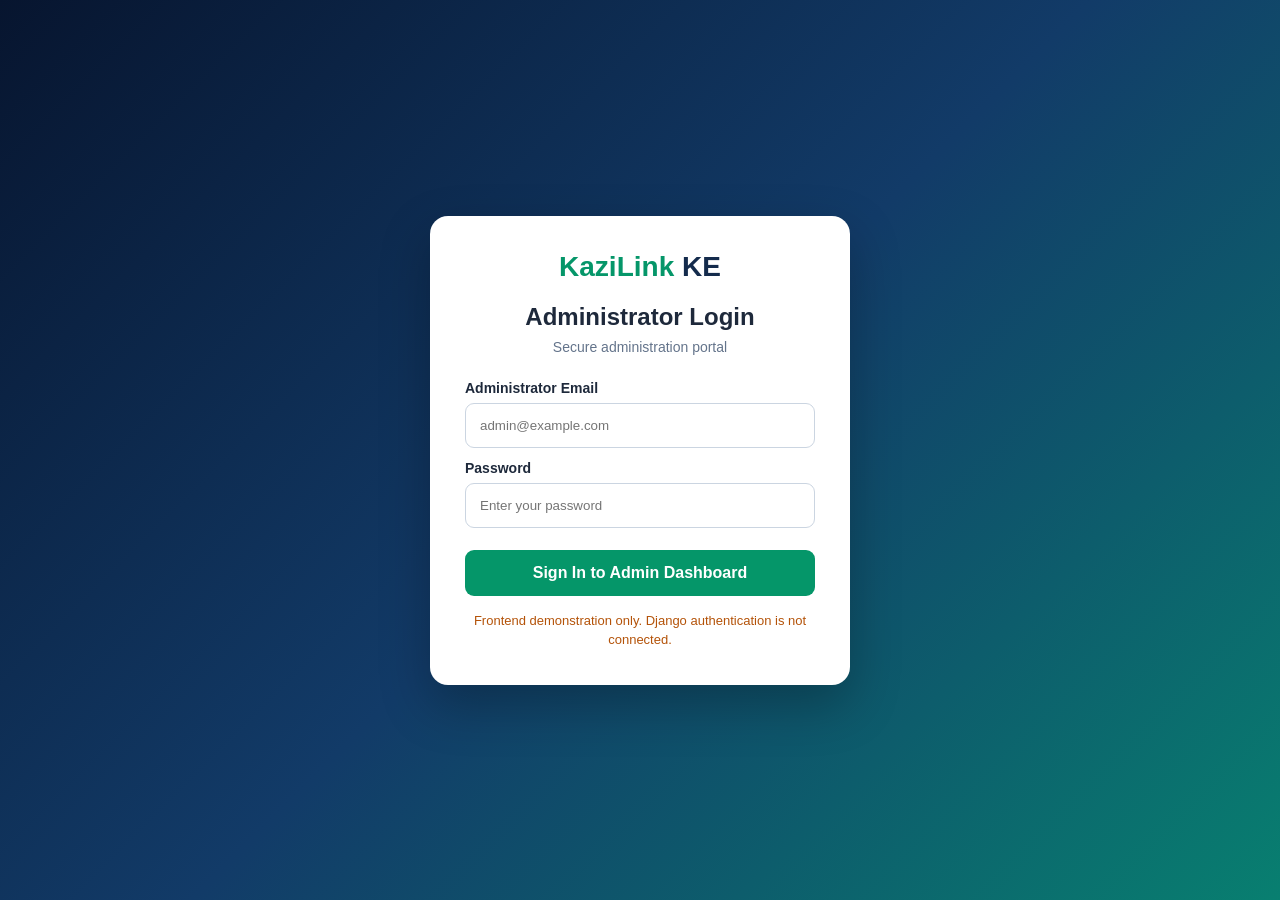
<file: admin.html>
<!DOCTYPE html>
<html lang="en">
<head>
<meta charset="UTF-8">
<meta name="viewport" content="width=device-width, initial-scale=1.0">
<title>KaziLink KE | Administration</title>

<style>
* {
    margin: 0;
    padding: 0;
    box-sizing: border-box;
    font-family: Arial, sans-serif;
}

body {
    background: #f1f5f9;
    color: #1e293b;
}

/* LOGIN PAGE */
.login-page {
    min-height: 100vh;
    display: flex;
    justify-content: center;
    align-items: center;
    padding: 20px;
    background: linear-gradient(135deg,#07152f,#123b68,#087f70);
}

.login-box {
    width: 100%;
    max-width: 420px;
    padding: 35px;
    background: white;
    border-radius: 18px;
    box-shadow: 0 20px 50px rgba(0,0,0,.25);
    animation: slide .5s ease;
}

@keyframes slide {
    from {opacity:0;transform:translateY(25px)}
    to {opacity:1;transform:translateY(0)}
}

.brand {
    text-align: center;
    font-size: 28px;
    font-weight: bold;
    color: #059669;
    margin-bottom: 10px;
}

.brand span {color:#142b4c}

.login-box h2 {
    text-align: center;
    margin: 20px 0 8px;
}

.login-box p {
    text-align: center;
    color: #64748b;
    font-size: 14px;
    margin-bottom: 25px;
}

.login-box label {
    display: block;
    margin: 12px 0 7px;
    font-size: 14px;
    font-weight: bold;
}

.login-box input {
    width: 100%;
    padding: 14px;
    border: 1px solid #cbd5e1;
    border-radius: 9px;
    outline: none;
}

.login-box input:focus {
    border-color: #059669;
    box-shadow: 0 0 0 3px #d1fae5;
}

.login-btn {
    width: 100%;
    padding: 14px;
    margin-top: 22px;
    background: #059669;
    color: white;
    border: none;
    border-radius: 9px;
    font-size: 16px;
    font-weight: bold;
    cursor: pointer;
}

.login-btn:hover {background:#047857}

.login-message {
    margin-top: 15px;
    color: #b45309;
    font-size: 13px;
    text-align: center;
    line-height: 1.5;
}

/* ADMIN LAYOUT */
.dashboard {display:none}

.sidebar {
    width: 255px;
    height: 100vh;
    position: fixed;
    top: 0;
    left: 0;
    background: #101c34;
    color: white;
    padding: 22px 14px;
    overflow-y: auto;
    z-index: 100;
    transition: .3s;
}

.sidebar-logo {
    font-size: 23px;
    font-weight: bold;
    color: #4ade80;
    margin: 5px 10px 30px;
}

.sidebar-logo span {color:white}

.admin-profile {
    text-align: center;
    margin-bottom: 25px;
}

.admin-avatar {
    width: 60px;
    height: 60px;
    display: grid;
    place-items: center;
    margin: auto auto 10px;
    border-radius: 50%;
    background: #047857;
    font-size: 25px;
}

.admin-profile small {color:#94a3b8}

.nav-title {
    color: #64748b;
    font-size: 11px;
    font-weight: bold;
    margin: 20px 12px 8px;
    text-transform: uppercase;
}

.nav-link {
    display: block;
    padding: 12px;
    margin: 4px 0;
    border-radius: 8px;
    text-decoration: none;
    color: #cbd5e1;
    cursor: pointer;
    font-size: 14px;
}

.nav-link:hover,.nav-link.active {
    background: #047857;
    color: white;
}

.main {
    margin-left: 255px;
    padding: 25px;
    min-height: 100vh;
}

.topbar {
    display: flex;
    align-items: center;
    justify-content: space-between;
    gap: 15px;
    margin-bottom: 30px;
    flex-wrap: wrap;
}

.topbar-right {
    display: flex;
    align-items: center;
    gap: 15px;
}

.menu-btn {
    display: none;
    background: #047857;
    color: white;
    border: none;
    padding: 10px;
    border-radius: 7px;
    cursor: pointer;
}

.page {display:none;animation:slide .3s ease}
.page.active {display:block}

.page-heading {margin-bottom:20px}
.page-heading p {color:#64748b;margin-top:7px}

.stats {
    display: grid;
    grid-template-columns: repeat(auto-fit,minmax(175px,1fr));
    gap: 17px;
    margin: 22px 0;
}

.stat-card {
    background: white;
    padding: 22px;
    border-radius: 13px;
    box-shadow: 0 3px 12px rgba(0,0,0,.04);
    border-left: 4px solid #059669;
}

.stat-card small {color:#64748b}
.stat-card h2 {font-size:28px;margin-top:12px;color:#0f2949}
.stat-card .symbol {font-size:23px}

.panel {
    background: white;
    border-radius: 13px;
    padding: 22px;
    margin-top: 20px;
    box-shadow: 0 3px 12px rgba(0,0,0,.04);
}

.panel h3 {margin-bottom:17px}

.table-wrap {overflow-x:auto}

table {
    width:100%;
    border-collapse:collapse;
    min-width:600px;
}

th,td {
    padding:13px;
    text-align:left;
    border-bottom:1px solid #e2e8f0;
    font-size:13px;
}

th {background:#f8fafc;color:#475569}

.badge {
    display:inline-block;
    padding:6px 10px;
    border-radius:20px;
    background:#dcfce7;
    color:#166534;
    font-size:11px;
}

.badge.pending {background:#fef3c7;color:#92400e}
.badge.rejected {background:#fee2e2;color:#991b1b}

.action-btn {
    padding:7px 10px;
    border:0;
    border-radius:6px;
    cursor:pointer;
    margin:2px;
    background:#d1fae5;
    color:#065f46;
}

.action-btn.danger {
    background:#fee2e2;
    color:#991b1b;
}

.action-btn.primary {
    background:#dbeafe;
    color:#1d4ed8;
}

.search-box {
    width:100%;
    max-width:350px;
    padding:12px;
    border:1px solid #cbd5e1;
    border-radius:8px;
    margin:10px 0 18px;
}

.form-grid {
    display:grid;
    grid-template-columns:repeat(auto-fit,minmax(220px,1fr));
    gap:15px;
}

.form-group label {
    display:block;
    font-size:13px;
    font-weight:bold;
    margin-bottom:7px;
}

.form-group input,
.form-group select,
.form-group textarea {
    width:100%;
    padding:12px;
    border:1px solid #cbd5e1;
    border-radius:8px;
    margin-bottom:15px;
}

.primary-btn {
    background:#059669;
    color:white;
    border:0;
    padding:12px 18px;
    border-radius:8px;
    cursor:pointer;
}

.secondary-btn {
    background:#e2e8f0;
    color:#334155;
    border:0;
    padding:12px 18px;
    border-radius:8px;
    cursor:pointer;
}

.notice {
    background:#ecfdf5;
    color:#065f46;
    padding:15px;
    border-radius:9px;
    margin:15px 0;
    font-size:13px;
    line-height:1.6;
}

footer {
    text-align:center;
    padding:25px;
    color:#94a3b8;
    font-size:12px;
}

@media(max-width:850px) {
    .sidebar {left:-265px}
    .sidebar.open {left:0}
    .main {margin-left:0;padding:17px}
    .menu-btn {display:block}
}
</style>
</head>

<body>

<!-- ADMIN LOGIN -->
<section class="login-page" id="loginPage">
    <div class="login-box">

        <div class="brand">KaziLink <span>KE</span></div>

        <h2>Administrator Login</h2>
        <p>Secure administration portal</p>

        <form id="loginForm">
            <label>Administrator Email</label>
            <input type="email" id="adminEmail"
                   placeholder="admin@example.com" required>

            <label>Password</label>
            <input type="password" id="adminPassword"
                   placeholder="Enter your password" required>

            <button type="submit" class="login-btn">
                Sign In to Admin Dashboard
            </button>
        </form>

        <div class="login-message" id="loginMessage">
            Frontend demonstration only. Django authentication is not connected.
        </div>

    </div>
</section>


<!-- ADMIN DASHBOARD -->
<div class="dashboard" id="dashboard">

<aside class="sidebar" id="sidebar">

    <div class="sidebar-logo">KaziLink <span>KE</span></div>

    <div class="admin-profile">
        <div class="admin-avatar">A</div>
        <h3>System Administrator</h3>
        <small>Administrator Panel</small>
    </div>

    <div class="nav-title">Main Menu</div>

    <a class="nav-link active" onclick="showPage('overview',this)">📊 Dashboard Overview</a>
    <a class="nav-link" onclick="showPage('students',this)">🎓 Students</a>
    <a class="nav-link" onclick="showPage('employers',this)">🏢 Employers</a>
    <a class="nav-link" onclick="showPage('schools',this)">🏫 Schools & Institutions</a>

    <div class="nav-title">Opportunity Management</div>

    <a class="nav-link" onclick="showPage('jobs',this)">💼 Jobs & Attachments</a>
    <a class="nav-link" onclick="showPage('applications',this)">📄 Applications</a>
    <a class="nav-link" onclick="showPage('placements',this)">📋 Placements</a>

    <div class="nav-title">Finance</div>

    <a class="nav-link" onclick="showPage('subscriptions',this)">💳 Subscriptions</a>
    <a class="nav-link" onclick="showPage('payments',this)">💰 Payments</a>

    <div class="nav-title">System Management</div>

    <a class="nav-link" onclick="showPage('documents',this)">📁 Documents</a>
    <a class="nav-link" onclick="showPage('notifications',this)">🔔 Notifications</a>
    <a class="nav-link" onclick="showPage('reports',this)">📈 Reports & Analytics</a>
    <a class="nav-link" onclick="showPage('settings',this)">⚙️ System Settings</a>

    <div class="nav-title">Account</div>
    <a class="nav-link" onclick="adminLogout()">🚪 Logout</a>

</aside>


<main class="main">

<header class="topbar">
    <div style="display:flex;align-items:center;gap:12px">
        <button class="menu-btn" onclick="toggleSidebar()">☰</button>
        <div>
            <h2>KaziLink KE Admin</h2>
            <small style="color:#64748b">System Control Centre</small>
        </div>
    </div>

    <div class="topbar-right">
        <span>🇰🇪 Kenya</span>
        <span>🔔 Admin</span>
    </div>
</header>


<!-- OVERVIEW -->
<section class="page active" id="overview">

    <div class="page-heading">
        <h2>Dashboard Overview</h2>
        <p>Monitor the complete KaziLink KE platform.</p>
    </div>

    <div class="stats">
        <div class="stat-card">
            <span class="symbol">🎓</span>
            <small>Total Students</small>
            <h2>1,250</h2>
        </div>

        <div class="stat-card">
            <span class="symbol">🏢</span>
            <small>Employers</small>
            <h2>86</h2>
        </div>

        <div class="stat-card">
            <span class="symbol">🏫</span>
            <small>Institutions</small>
            <h2>42</h2>
        </div>

        <div class="stat-card">
            <span class="symbol">💼</span>
            <small>Opportunities</small>
            <h2>156</h2>
        </div>

        <div class="stat-card">
            <span class="symbol">📄</span>
            <small>Applications</small>
            <h2>890</h2>
        </div>

        <div class="stat-card">
            <span class="symbol">💳</span>
            <small>Active Subscriptions</small>
            <h2>620</h2>
        </div>
    </div>

    <div class="panel">
        <h3>Recent Platform Activity</h3>
        <div class="table-wrap">
            <table>
                <tr>
                    <th>Activity</th>
                    <th>Account</th>
                    <th>Date</th>
                    <th>Status</th>
                </tr>
                <tr>
                    <td>Student registration</td>
                    <td>Student Demo</td>
                    <td>Today</td>
                    <td><span class="badge">Completed</span></td>
                </tr>
                <tr>
                    <td>Employer verification</td>
                    <td>Company Demo</td>
                    <td>Today</td>
                    <td><span class="badge pending">Pending</span></td>
                </tr>
                <tr>
                    <td>Attachment application</td>
                    <td>Student Demo</td>
                    <td>Today</td>
                    <td><span class="badge">Received</span></td>
                </tr>
            </table>
        </div>
    </div>

    <div class="notice">
        Dashboard statistics are sample figures. Connect the Django API to display real platform records.
    </div>

</section>


<!-- STUDENTS -->
<section class="page" id="students">
    <div class="page-heading">
        <h2>Student Management</h2>
        <p>Review student accounts and registration information.</p>
    </div>

    <input class="search-box" placeholder="Search students..." oninput="filterTable(this,'studentTable')">

    <div class="panel table-wrap">
        <table id="studentTable">
            <tr>
                <th>Student</th>
                <th>Email</th>
                <th>Course</th>
                <th>County</th>
                <th>Status</th>
                <th>Action</th>
            </tr>
            <tr>
                <td>Student Demo 1</td>
                <td>student1@example.com</td>
                <td>Information Technology</td>
                <td>Kakamega</td>
                <td><span class="badge">Active</span></td>
                <td><button class="action-btn primary" onclick="demoAction('View student')">View</button></td>
            </tr>
            <tr>
                <td>Student Demo 2</td>
                <td>student2@example.com</td>
                <td>Computer Science</td>
                <td>Nakuru</td>
                <td><span class="badge pending">Pending</span></td>
                <td><button class="action-btn primary" onclick="demoAction('View student')">View</button></td>
            </tr>
        </table>
    </div>
</section>


<!-- EMPLOYERS -->
<section class="page" id="employers">
    <div class="page-heading">
        <h2>Employer Management</h2>
        <p>Verify companies and manage employer accounts.</p>
    </div>

    <input class="search-box" placeholder="Search employers..." oninput="filterTable(this,'employerTable')">

    <div class="panel table-wrap">
        <table id="employerTable">
            <tr>
                <th>Company</th>
                <th>Email</th>
                <th>Location</th>
                <th>Verification</th>
                <th>Action</th>
            </tr>
            <tr>
                <td>Technology Solutions Ltd</td>
                <td>company@example.com</td>
                <td>Nairobi</td>
                <td><span class="badge pending">Pending</span></td>
                <td>
                    <button class="action-btn" onclick="demoAction('Employer approval')">Review</button>
                </td>
            </tr>
        </table>
    </div>
</section>


<!-- SCHOOLS -->
<section class="page" id="schools">
    <div class="page-heading">
        <h2>Schools & Institutions</h2>
        <p>Manage participating learning institutions.</p>
    </div>

    <div class="panel">
        <h3>Register Institution</h3>
        <form onsubmit="demoForm(event,'Institution registration')">
            <div class="form-grid">
                <div class="form-group">
                    <label>Institution Name</label>
                    <input required placeholder="Institution name">
                </div>
                <div class="form-group">
                    <label>Institution Email</label>
                    <input type="email" required placeholder="Email address">
                </div>
                <div class="form-group">
                    <label>County</label>
                    <input required placeholder="County">
                </div>
                <div class="form-group">
                    <label>Contact Person</label>
                    <input required placeholder="Contact name">
                </div>
            </div>
            <button class="primary-btn">Register Institution</button>
        </form>
    </div>
</section>


<!-- JOBS -->
<section class="page" id="jobs">
    <div class="page-heading">
        <h2>Jobs & Attachment Opportunities</h2>
        <p>Monitor and manage opportunities posted on the platform.</p>
    </div>

    <div class="panel">
        <h3>Create Opportunity</h3>
        <form onsubmit="demoForm(event,'Opportunity creation')">
            <div class="form-grid">
                <div class="form-group">
                    <label>Opportunity Title</label>
                    <input required placeholder="e.g. ICT Attachment">
                </div>
                <div class="form-group">
                    <label>Employer</label>
                    <input required placeholder="Company name">
                </div>
                <div class="form-group">
                    <label>Opportunity Type</label>
                    <select>
                        <option>Industrial Attachment</option>
                        <option>Internship</option>
                        <option>Employment</option>
                    </select>
                </div>
                <div class="form-group">
                    <label>County</label>
                    <input required placeholder="County">
                </div>
            </div>
            <button class="primary-btn">Create Opportunity</button>
        </form>
    </div>
</section>


<!-- APPLICATIONS -->
<section class="page" id="applications">
    <div class="page-heading">
        <h2>Application Management</h2>
        <p>Monitor student applications and application progress.</p>
    </div>

    <div class="panel table-wrap">
        <table>
            <tr>
                <th>Application ID</th>
                <th>Student</th>
                <th>Opportunity</th>
                <th>Date</th>
                <th>Status</th>
                <th>Action</th>
            </tr>
            <tr>
                <td>APP-001</td>
                <td>Student Demo</td>
                <td>ICT Attachment</td>
                <td>16 Nov 2026</td>
                <td><span class="badge pending">Under Review</span></td>
                <td><button class="action-btn primary" onclick="demoAction('Application review')">Review</button></td>
            </tr>
        </table>
    </div>
</section>


<!-- PLACEMENTS -->
<section class="page" id="placements">
    <div class="page-heading">
        <h2>Placement Management</h2>
        <p>Monitor confirmed student attachments and placements.</p>
    </div>

    <div class="panel">
        <h3>Placement Records</h3>
        <p>Manage placement confirmations, supervisors and student progress reports through the connected system.</p>
    </div>
</section>


<!-- SUBSCRIPTIONS -->
<section class="page" id="subscriptions">
    <div class="page-heading">
        <h2>Subscription Management</h2>
        <p>Monitor student annual subscriptions.</p>
    </div>

    <div class="stats">
        <div class="stat-card"><small>Subscription Fee</small><h2>KES 1,000</h2></div>
        <div class="stat-card"><small>Active Subscriptions</small><h2>620</h2></div>
        <div class="stat-card"><small>Expired Subscriptions</small><h2>35</h2></div>
    </div>

    <div class="panel table-wrap">
        <table>
            <tr>
                <th>Student</th>
                <th>Amount</th>
                <th>Subscription</th>
                <th>Expiry</th>
                <th>Status</th>
            </tr>
            <tr>
                <td>Student Demo</td>
                <td>KES 1,000</td>
                <td>Annual</td>
                <td>Demo date</td>
                <td><span class="badge">Active (sample)</span></td>
            </tr>
        </table>
    </div>
</section>


<!-- PAYMENTS -->
<section class="page" id="payments">
    <div class="page-heading">
        <h2>Payment Management</h2>
        <p>Review M-Pesa transactions and subscription payments.</p>
    </div>

    <div class="panel">
        <h3>Payment Records</h3>
        <div class="notice">
            M-Pesa transaction verification must come from the Django backend and verified Daraja callbacks. Administrators should not be able to mark unverified payments as successful.
        </div>
        <div class="table-wrap">
            <table>
                <tr>
                    <th>Reference</th>
                    <th>Student</th>
                    <th>Amount</th>
                    <th>Method</th>
                    <th>Status</th>
                </tr>
                <tr>
                    <td>DEMO-001</td>
                    <td>Student Demo</td>
                    <td>KES 1,000</td>
                    <td>M-Pesa</td>
                    <td><span class="badge pending">Sample record</span></td>
                </tr>
            </table>
        </div>
    </div>
</section>


<!-- DOCUMENTS -->
<section class="page" id="documents">
    <div class="page-heading">
        <h2>Document Management</h2>
        <p>Review student CVs, school letters and uploaded documents.</p>
    </div>

    <div class="panel">
        <h3>Document Review</h3>
        <p>Documents should be stored privately and accessed only by authorized users.</p>
        <div class="notice">
            Connect the Django document API to list and review uploaded files. Do not expose private document URLs publicly.
        </div>
    </div>
</section>


<!-- NOTIFICATIONS -->
<section class="page" id="notifications">
    <div class="page-heading">
        <h2>System Notifications</h2>
        <p>Prepare announcements for platform users.</p>
    </div>

    <div class="panel">
        <form onsubmit="demoForm(event,'Notification creation')">
            <div class="form-group">
                <label>Notification Title</label>
                <input required placeholder="Announcement title">
            </div>
            <div class="form-group">
                <label>Send To</label>
                <select>
                    <option>All Students</option>
                    <option>All Employers</option>
                    <option>All Schools</option>
                </select>
            </div>
            <div class="form-group">
                <label>Message</label>
                <textarea rows="5" required placeholder="Write your message"></textarea>
            </div>
            <button class="primary-btn">Prepare Notification</button>
        </form>
    </div>
</section>


<!-- REPORTS -->
<section class="page" id="reports">
    <div class="page-heading">
        <h2>Reports & Analytics</h2>
        <p>Monitor platform performance and activity.</p>
    </div>

    <div class="stats">
        <div class="stat-card"><small>Total Users</small><h2>1,378</h2></div>
        <div class="stat-card"><small>Applications</small><h2>890</h2></div>
        <div class="stat-card"><small>Employers</small><h2>86</h2></div>
        <div class="stat-card"><small>Institutions</small><h2>42</h2></div>
    </div>

    <div class="panel">
        <h3>Reporting Tools</h3>
        <p>Generate reports for registrations, applications, employer verification, placements and subscription payments.</p>
        <br>
        <button class="primary-btn" onclick="demoAction('Report generation')">Generate Demo Report</button>
    </div>
</section>


<!-- SETTINGS -->
<section class="page" id="settings">
    <div class="page-heading">
        <h2>System Settings</h2>
        <p>Configure KaziLink KE platform settings.</p>
    </div>

    <div class="panel">
        <h3>Platform Information</h3>
        <form onsubmit="demoForm(event,'Settings update')">
            <div class="form-group">
                <label>Platform Name</label>
                <input value="KaziLink KE">
            </div>
            <div class="form-group">
                <label>Support Email</label>
                <input type="email" placeholder="support@example.com">
            </div>
            <div class="form-group">
                <label>Annual Student Subscription (KES)</label>
                <input type="number" value="1000">
            </div>
            <button class="primary-btn">Save Demo Settings</button>
        </form>
    </div>
</section>

<footer>
    © 2026 KaziLink KE | Administration Control Centre
</footer>

</main>
</div>


<script>

// DEMONSTRATION LOGIN ONLY
// Replace with secure Django authentication before deployment.

document.getElementById("loginForm").addEventListener("submit", function(e) {
    e.preventDefault();

    const email = document.getElementById("adminEmail").value.trim();
    const password = document.getElementById("adminPassword").value;

    if (!email || !password) {
        document.getElementById("loginMessage").textContent =
            "Enter your email and password.";
        return;
    }

    document.getElementById("loginMessage").textContent =
        "Opening demonstration dashboard...";

    document.getElementById("loginPage").style.display = "none";
    document.getElementById("dashboard").style.display = "block";
});

function showPage(pageId, element) {
    document.querySelectorAll(".page").forEach(page => {
        page.classList.remove("active");
    });

    document.getElementById(pageId).classList.add("active");

    document.querySelectorAll(".nav-link").forEach(link => {
        link.classList.remove("active");
    });

    if (element) element.classList.add("active");

    document.getElementById("sidebar").classList.remove("open");
}

function toggleSidebar() {
    document.getElementById("sidebar").classList.toggle("open");
}

function adminLogout() {
    if (confirm("Are you sure you want to leave the admin dashboard?")) {
        document.getElementById("dashboard").style.display = "none";
        document.getElementById("loginPage").style.display = "flex";
        document.getElementById("loginForm").reset();
        document.getElementById("loginMessage").textContent =
            "Frontend demonstration only. Django authentication is not connected.";
    }
}

function filterTable(input, tableId) {
    const search = input.value.toLowerCase();
    const rows = document.querySelectorAll("#" + tableId + " tr");

    rows.forEach((row,index) => {
        if (index === 0) return;
        row.style.display = row.innerText.toLowerCase().includes(search)
            ? "" : "none";
    });
}

function demoAction(action) {
    alert(action + " is a demonstration action. Connect this feature to the Django backend before using it with real accounts.");
}

function demoForm(event, action) {
    event.preventDefault();
    alert(action + " is currently a frontend demonstration. No database changes have been made.");
    event.target.reset();
}

</script>

</body>
</html>
</file>
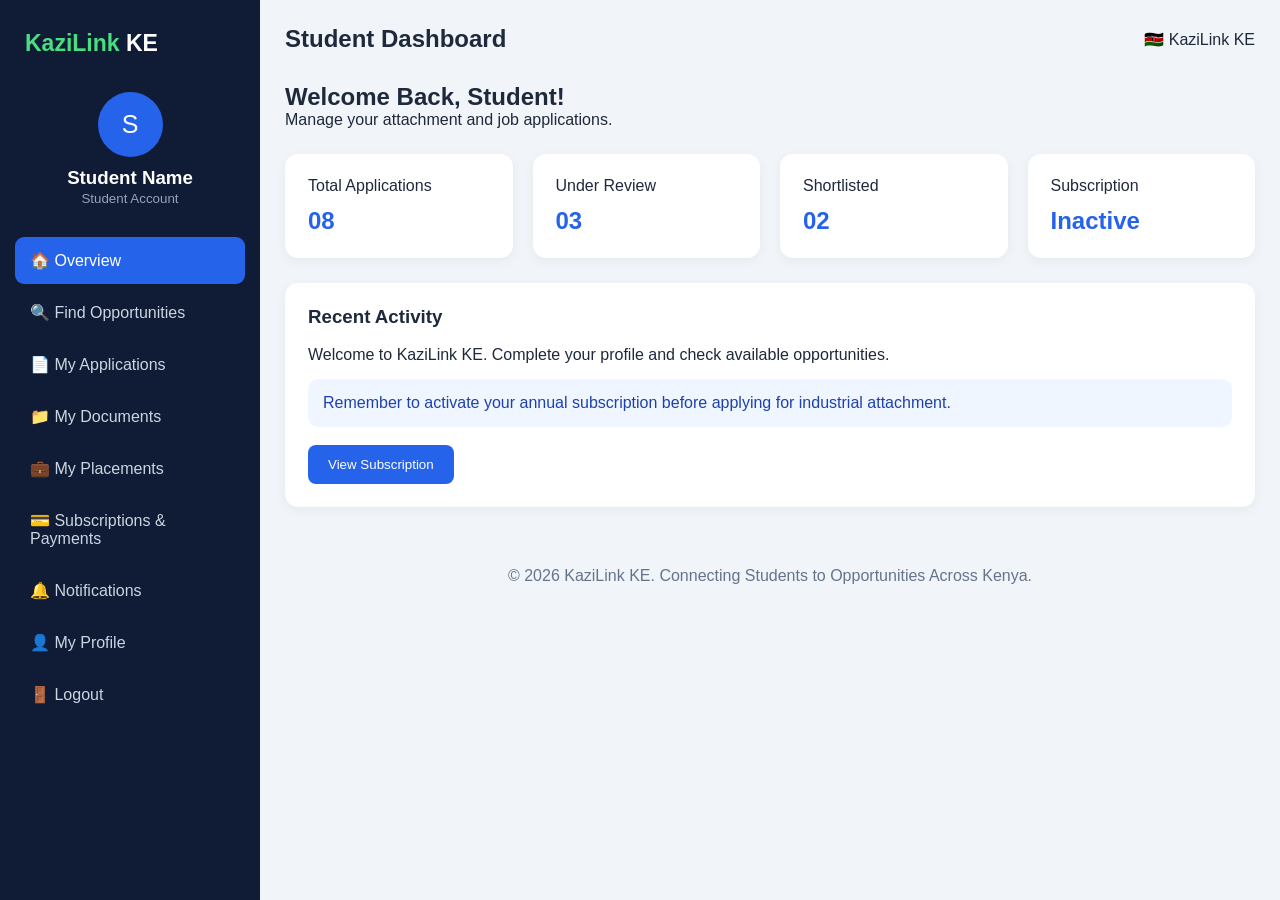
<file: dashboard.html>
<!DOCTYPE html>
<html lang="en">
<head>
<meta charset="UTF-8">
<meta name="viewport" content="width=device-width, initial-scale=1.0">
<title>KaziLink KE | Student Dashboard</title>

<style>
* {
    margin: 0;
    padding: 0;
    box-sizing: border-box;
    font-family: Arial, sans-serif;
}

body {
    background: #f1f5f9;
    color: #1e293b;
}

.sidebar {
    width: 260px;
    height: 100vh;
    background: #101b35;
    color: white;
    position: fixed;
    padding: 25px 15px;
    overflow-y: auto;
    transition: .3s;
    z-index: 100;
}

.logo {
    font-size: 23px;
    font-weight: bold;
    color: #4ade80;
    margin: 5px 10px 35px;
}

.logo span {
    color: white;
}

.profile {
    text-align: center;
    margin-bottom: 30px;
}

.avatar {
    width: 65px;
    height: 65px;
    background: #2563eb;
    border-radius: 50%;
    display: grid;
    place-items: center;
    font-size: 25px;
    margin: auto auto 10px;
}

.profile small {
    color: #94a3b8;
}

.nav-link {
    display: block;
    text-decoration: none;
    color: #cbd5e1;
    padding: 14px 15px;
    border-radius: 9px;
    margin: 5px 0;
    cursor: pointer;
    transition: .2s;
}

.nav-link:hover,
.nav-link.active {
    background: #2563eb;
    color: white;
}

.main {
    margin-left: 260px;
    padding: 25px;
}

.topbar {
    display: flex;
    justify-content: space-between;
    align-items: center;
    margin-bottom: 30px;
    gap: 15px;
}

.menu-btn {
    display: none;
    border: none;
    background: #2563eb;
    color: white;
    padding: 10px;
    border-radius: 7px;
    font-size: 18px;
}

.page {
    display: none;
    animation: appear .4s ease;
}

.page.active {
    display: block;
}

@keyframes appear {
    from { opacity: 0; transform: translateY(10px); }
    to { opacity: 1; transform: translateY(0); }
}

.stats {
    display: grid;
    grid-template-columns: repeat(auto-fit, minmax(180px, 1fr));
    gap: 20px;
    margin: 25px 0;
}

.stat-card, .content-card {
    background: white;
    padding: 23px;
    border-radius: 13px;
    box-shadow: 0 3px 12px rgba(0,0,0,.05);
}

.stat-card h2 {
    color: #2563eb;
    margin-top: 12px;
}

.content-card {
    margin-top: 20px;
}

.content-card h3 {
    margin-bottom: 18px;
}

table {
    width: 100%;
    border-collapse: collapse;
}

th, td {
    padding: 13px;
    text-align: left;
    border-bottom: 1px solid #e2e8f0;
}

th {
    background: #f8fafc;
}

.status {
    background: #dcfce7;
    color: #166534;
    padding: 6px 10px;
    border-radius: 20px;
    font-size: 12px;
}

.subscription-card {
    background: linear-gradient(135deg, #172554, #1e293b);
    color: white;
    padding: 30px;
    border-radius: 18px;
    max-width: 750px;
    margin-top: 20px;
    box-shadow: 0 10px 30px rgba(0,0,0,.15);
}

.subscription-heading {
    display: flex;
    justify-content: space-between;
    align-items: center;
    flex-wrap: wrap;
    gap: 15px;
}

.subscription-heading p {
    color: #cbd5e1;
    margin-top: 8px;
}

.subscription-price {
    margin: 30px 0;
}

.subscription-price h1 {
    color: #4ade80;
    font-size: 42px;
}

.subscription-price p {
    color: #cbd5e1;
    margin-top: 8px;
}

.subscription-status {
    padding: 8px 13px;
    border-radius: 20px;
    background: #7f1d1d;
    color: #fecaca;
    font-size: 13px;
}

.subscription-status.active {
    background: #14532d;
    color: #bbf7d0;
}

.subscription-benefits {
    line-height: 2.3;
    padding-left: 20px;
    margin: 15px 0;
}

.subscription-details {
    background: rgba(255,255,255,.08);
    padding: 17px;
    border-radius: 10px;
    margin: 20px 0;
    line-height: 2;
}

.mpesa-button {
    width: 100%;
    padding: 15px;
    background: #16a34a;
    color: white;
    border: none;
    border-radius: 10px;
    font-size: 16px;
    font-weight: bold;
    cursor: pointer;
}

.mpesa-button:hover {
    background: #15803d;
}

.payment-note {
    color: #cbd5e1;
    font-size: 12px;
    margin-top: 15px;
    text-align: center;
}

input, select {
    width: 100%;
    padding: 12px;
    margin: 8px 0 15px;
    border: 1px solid #cbd5e1;
    border-radius: 8px;
}

.primary-btn {
    background: #2563eb;
    color: white;
    padding: 12px 20px;
    border: none;
    border-radius: 8px;
    cursor: pointer;
}

.notice {
    background: #eff6ff;
    padding: 15px;
    border-radius: 10px;
    margin-top: 15px;
    color: #1e40af;
}

footer {
    text-align: center;
    color: #64748b;
    margin-top: 40px;
    padding: 20px;
}

@media(max-width: 800px) {
    .sidebar {
        left: -270px;
    }

    .sidebar.open {
        left: 0;
    }

    .main {
        margin-left: 0;
        padding: 17px;
    }

    .menu-btn {
        display: block;
    }

    .topbar h2 {
        font-size: 18px;
    }

    table {
        min-width: 550px;
    }

    .table-wrapper {
        overflow-x: auto;
    }
}
</style>
</head>

<body>

<aside class="sidebar" id="sidebar">
    <div class="logo">KaziLink <span>KE</span></div>

    <div class="profile">
        <div class="avatar">S</div>
        <h3 id="studentName">Student Name</h3>
        <small>Student Account</small>
    </div>

    <nav>
        <a class="nav-link active" onclick="showPage('overview',this)">🏠 Overview</a>
        <a class="nav-link" onclick="showPage('opportunities',this)">🔍 Find Opportunities</a>
        <a class="nav-link" onclick="showPage('applications',this)">📄 My Applications</a>
        <a class="nav-link" onclick="showPage('documents',this)">📁 My Documents</a>
        <a class="nav-link" onclick="showPage('placements',this)">💼 My Placements</a>
        <a class="nav-link" onclick="showPage('subscriptions',this)">💳 Subscriptions & Payments</a>
        <a class="nav-link" onclick="showPage('notifications',this)">🔔 Notifications</a>
        <a class="nav-link" onclick="showPage('profile',this)">👤 My Profile</a>
        <a class="nav-link" onclick="logout()">🚪 Logout</a>
    </nav>
</aside>

<main class="main">

<header class="topbar">
    <button class="menu-btn" onclick="toggleSidebar()">☰</button>
    <h2>Student Dashboard</h2>
    <div>🇰🇪 KaziLink KE</div>
</header>

<!-- OVERVIEW -->
<section id="overview" class="page active">
    <h2>Welcome Back, Student!</h2>
    <p>Manage your attachment and job applications.</p>

    <div class="stats">
        <div class="stat-card">
            <p>Total Applications</p>
            <h2>08</h2>
        </div>
        <div class="stat-card">
            <p>Under Review</p>
            <h2>03</h2>
        </div>
        <div class="stat-card">
            <p>Shortlisted</p>
            <h2>02</h2>
        </div>
        <div class="stat-card">
            <p>Subscription</p>
            <h2 id="overviewSubscription">Inactive</h2>
        </div>
    </div>

    <div class="content-card">
        <h3>Recent Activity</h3>
        <p>Welcome to KaziLink KE. Complete your profile and check available opportunities.</p>
        <div class="notice">
            Remember to activate your annual subscription before applying for industrial attachment.
        </div>
        <br>
        <button class="primary-btn" onclick="showPage('subscriptions',document.querySelectorAll('.nav-link')[5])">
            View Subscription
        </button>
    </div>
</section>

<!-- OPPORTUNITIES -->
<section id="opportunities" class="page">
    <h2>Find Opportunities</h2>
    <div class="content-card">
        <input type="search" id="jobSearch" placeholder="Search opportunities..." oninput="searchJobs()">

        <div id="jobList">
            <div class="content-card">
                <h3>ICT Industrial Attachment</h3>
                <p>Company: Technology Solutions Ltd</p>
                <p>Location: Nairobi</p>
                <br>
                <button class="primary-btn" onclick="applyForJob()">Apply Now</button>
            </div>

            <div class="content-card">
                <h3>Software Development Internship</h3>
                <p>Company: Digital Kenya</p>
                <p>Location: Kakamega</p>
                <br>
                <button class="primary-btn" onclick="applyForJob()">Apply Now</button>
            </div>
        </div>
    </div>
</section>

<!-- APPLICATIONS -->
<section id="applications" class="page">
    <h2>My Applications</h2>
    <div class="content-card table-wrapper">
        <table>
            <tr>
                <th>Opportunity</th>
                <th>Company</th>
                <th>Status</th>
            </tr>
            <tr>
                <td>ICT Attachment</td>
                <td>Tech Solutions</td>
                <td><span class="status">Under Review</span></td>
            </tr>
            <tr>
                <td>IT Internship</td>
                <td>Digital Kenya</td>
                <td><span class="status">Shortlisted</span></td>
            </tr>
        </table>
    </div>
</section>

<!-- DOCUMENTS -->
<section id="documents" class="page">
    <h2>My Documents</h2>
    <div class="content-card">
        <h3>Upload Documents</h3>
        <form onsubmit="uploadDocument(event)">
            <label>Document Type</label>
            <select id="documentType">
                <option>CV / Resume</option>
                <option>School Attachment Letter</option>
                <option>National ID Copy</option>
                <option>Academic Transcript</option>
                <option>Certificate</option>
                <option>Other</option>
            </select>
            <label>Select File</label>
            <input type="file" id="documentFile" required>
            <button class="primary-btn">Upload Document</button>
        </form>
        <div id="documentMessage"></div>
    </div>
</section>

<!-- PLACEMENTS -->
<section id="placements" class="page">
    <h2>My Placements</h2>
    <div class="content-card">
        <p>No active placement records available in this demo.</p>
    </div>
</section>

<!-- SUBSCRIPTIONS -->
<section id="subscriptions" class="page">
    <h2>Subscriptions & Payments</h2>
    <p>Manage your annual KaziLink KE subscription.</p>

    <div class="subscription-card">

        <div class="subscription-heading">
            <div>
                <h2>Student Annual Subscription</h2>
                <p>Industrial attachment application access</p>
            </div>

            <span class="subscription-status" id="subscriptionStatus">
                Not Active
            </span>
        </div>

        <div class="subscription-price">
            <h1>KES 1,000</h1>
            <p>Per year · 12 months</p>
        </div>

        <hr>

        <h3>Subscription Benefits</h3>
        <ul class="subscription-benefits">
            <li>Apply for industrial attachment opportunities</li>
            <li>Track attachment applications</li>
            <li>Manage application documents</li>
            <li>Access application history</li>
            <li>Receive application notifications</li>
        </ul>

        <div class="subscription-details">
            <p><strong>Amount:</strong> KES 1,000</p>
            <p><strong>Payment Method:</strong> M-Pesa</p>
            <p><strong>Duration:</strong> 12 Months</p>
            <p><strong>Status:</strong> <span id="detailStatus">Not Active</span></p>
            <p><strong>Expiry Date:</strong> <span id="expiryDate">Not Available</span></p>
        </div>

        <button class="mpesa-button" id="paymentButton" onclick="startSubscriptionPayment()">
            📱 Continue to M-Pesa
        </button>

        <p class="payment-note">
            Demo only: no actual payment will be requested or processed.
            Real activation requires verified M-Pesa payment through the backend.
        </p>
    </div>
</section>

<!-- NOTIFICATIONS -->
<section id="notifications" class="page">
    <h2>Notifications</h2>
    <div class="content-card">
        <p>Welcome to KaziLink KE!</p>
        <p>Complete your student profile to improve your opportunities.</p>
    </div>
</section>

<!-- PROFILE -->
<section id="profile" class="page">
    <h2>My Profile</h2>
    <div class="content-card">
        <form onsubmit="saveProfile(event)">
            <label>Full Name</label>
            <input type="text" id="fullName" placeholder="Enter your name">

            <label>Email</label>
            <input type="email" placeholder="student@example.com">

            <label>Phone Number</label>
            <input type="tel" placeholder="+2547XXXXXXXX">

            <label>College / University</label>
            <input type="text" placeholder="Institution name">

            <label>Course</label>
            <input type="text" placeholder="Your course">

            <button class="primary-btn">Save Profile</button>
        </form>
    </div>
</section>

<footer>
    © 2026 KaziLink KE. Connecting Students to Opportunities Across Kenya.
</footer>

</main>

<script>
function showPage(pageId, element) {
    document.querySelectorAll('.page').forEach(page => {
        page.classList.remove('active');
    });

    document.getElementById(pageId).classList.add('active');

    document.querySelectorAll('.nav-link').forEach(link => {
        link.classList.remove('active');
    });

    if (element) element.classList.add('active');

    document.getElementById('sidebar').classList.remove('open');
}

function toggleSidebar() {
    document.getElementById('sidebar').classList.toggle('open');
}

function applyForJob() {
    const active = localStorage.getItem('kazilinkSubscriptionActive') === 'true';

    if (!active) {
        alert("Your annual subscription is not active. Please visit Subscriptions & Payments.");
        showPage('subscriptions', document.querySelectorAll('.nav-link')[5]);
        return;
    }

    alert("Demo: Your application can now proceed. Backend submission is not connected.");
}

function startSubscriptionPayment() {
    alert(
        "KaziLink KE Subscription\n\n" +
        "Annual Fee: KES 1,000\n\n" +
        "This is a frontend demonstration. M-Pesa Daraja is not connected.\n\n" +
        "No payment has been made and your subscription will not be activated."
    );
}

function uploadDocument(event) {
    event.preventDefault();

    const file = document.getElementById('documentFile').files[0];

    if (!file) return;

    document.getElementById('documentMessage').innerHTML =
        "<div class='notice'>Selected: " + escapeHTML(file.name) +
        ". Backend upload is not connected.</div>";

    event.target.reset();
}

function escapeHTML(value) {
    return value.replace(/[&<>"']/g, char => ({
        '&': '&amp;',
        '<': '&lt;',
        '>': '&gt;',
        '"': '&quot;',
        "'": '&#39;'
    })[char]);
}

function searchJobs() {
    const search = document.getElementById('jobSearch').value.toLowerCase();

    document.querySelectorAll('#jobList > .content-card').forEach(job => {
        job.style.display = job.innerText.toLowerCase().includes(search) ? 'block' : 'none';
    });
}

function saveProfile(event) {
    event.preventDefault();
    const name = document.getElementById('fullName').value.trim();

    if (name) {
        document.getElementById('studentName').textContent = name;
        alert("Demo: Profile updated on this page.");
    }
}

function logout() {
    if (confirm("Are you sure you want to log out?")) {
        alert("Connect this action to your Django logout endpoint before deployment.");
    }
}

function updateSubscriptionDisplay() {
    const active = localStorage.getItem('kazilinkSubscriptionActive') === 'true';

    const status = document.getElementById('subscriptionStatus');
    const detail = document.getElementById('detailStatus');
    const overview = document.getElementById('overviewSubscription');
    const expiry = document.getElementById('expiryDate');
    const button = document.getElementById('paymentButton');

    if (active) {
        status.textContent = 'Active';
        status.classList.add('active');
        detail.textContent = 'Active';
        overview.textContent = 'Active';
        expiry.textContent = localStorage.getItem('kazilinkExpiry') || 'Pending verification';
        button.textContent = 'Subscription Active';
        button.disabled = true;
    } else {
        status.textContent = 'Not Active';
        status.classList.remove('active');
        detail.textContent = 'Not Active';
        overview.textContent = 'Inactive';
        expiry.textContent = 'Not Available';
        button.textContent = '📱 Continue to M-Pesa';
        button.disabled = false;
    }
}

updateSubscriptionDisplay();
</script>

</body>
</html>
</file>
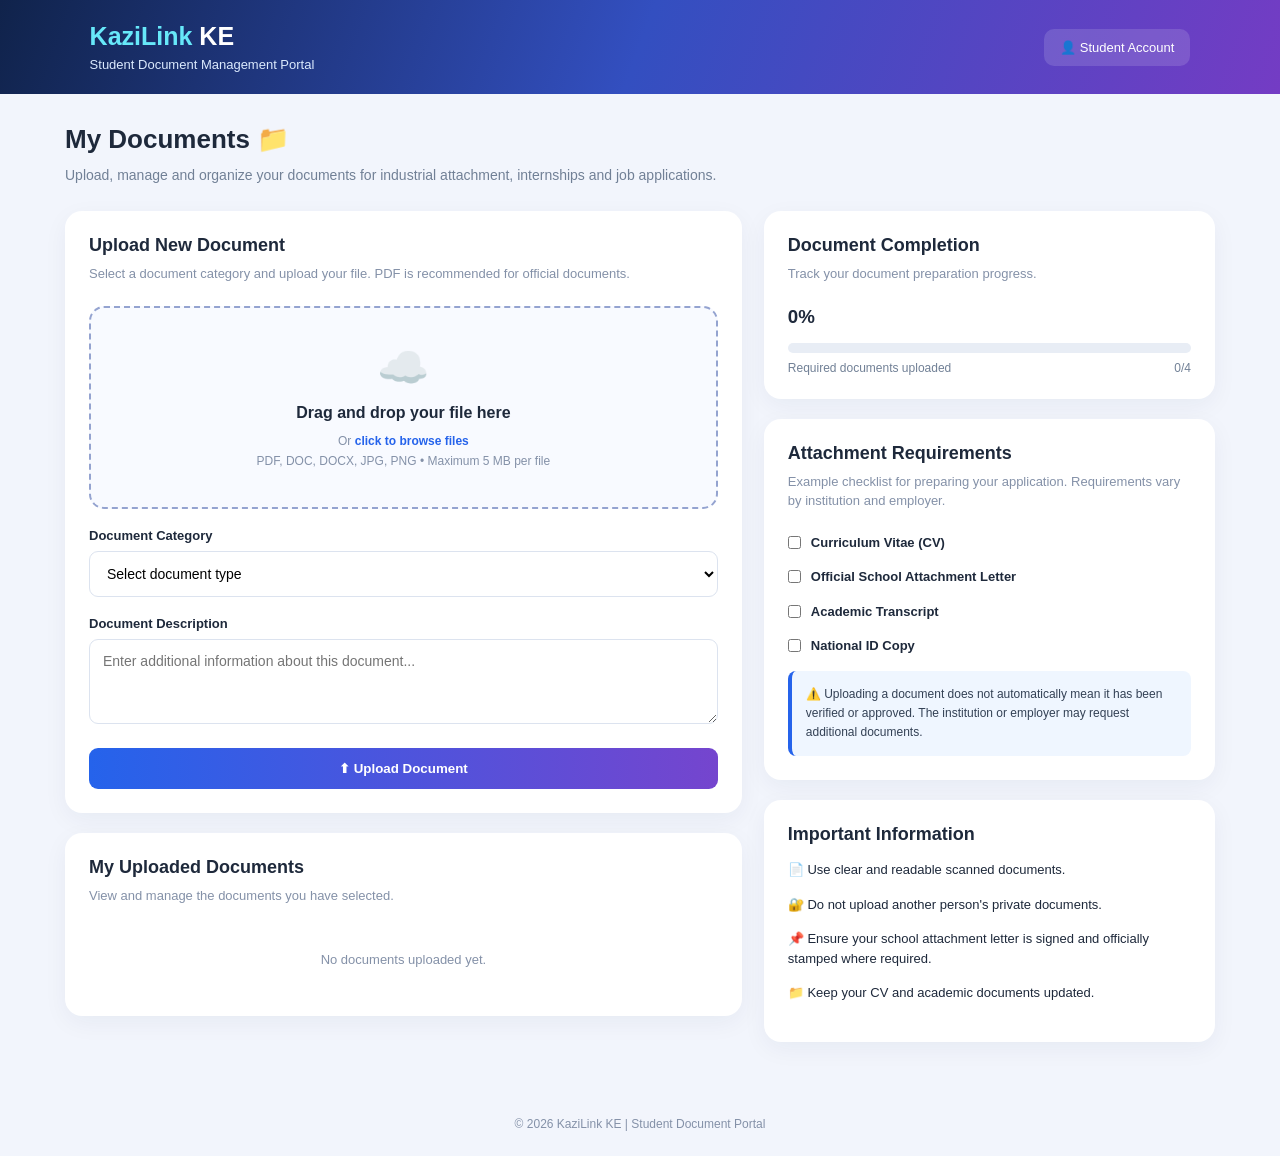
<file: document.html>
<!DOCTYPE html>
<html lang="en">
<head>
<meta charset="UTF-8">
<meta name="viewport" content="width=device-width, initial-scale=1.0">
<title>KaziLink KE | Document Portal</title>

<style>
* {
    margin:0;
    padding:0;
    box-sizing:border-box;
    font-family:Arial,sans-serif;
}

body {
    background:#f2f5fc;
    color:#1e293b;
}

header {
    background:linear-gradient(110deg,#10234b,#334fc0,#743cc4);
    padding:22px 7%;
    color:white;
}

.header-content {
    display:flex;
    justify-content:space-between;
    align-items:center;
    gap:15px;
}

.logo {
    font-size:25px;
    font-weight:bold;
    color:#67e8f9;
}

.logo span {
    color:white;
}

header p {
    font-size:13px;
    color:#dbeafe;
    margin-top:6px;
}

.profile {
    background:#ffffff22;
    padding:11px 16px;
    border-radius:10px;
    font-size:13px;
}

.container {
    width:92%;
    max-width:1150px;
    margin:30px auto;
}

.heading {
    margin-bottom:25px;
}

.heading h1 {
    font-size:26px;
    margin-bottom:9px;
}

.heading p {
    color:#718096;
    font-size:14px;
    line-height:1.6;
}

.grid {
    display:grid;
    grid-template-columns:1.5fr 1fr;
    gap:22px;
    align-items:start;
}

.card {
    background:white;
    padding:24px;
    border-radius:17px;
    box-shadow:0 7px 25px #1725540d;
    margin-bottom:20px;
}

.card h2 {
    font-size:18px;
    margin-bottom:8px;
}

.subtitle {
    color:#8491a8;
    font-size:13px;
    margin-bottom:22px;
    line-height:1.5;
}

/* UPLOAD BOX */

.upload-area {
    border:2px dashed #94a3d0;
    border-radius:15px;
    padding:35px 15px;
    text-align:center;
    background:#f8faff;
    cursor:pointer;
    transition:.3s;
}

.upload-area:hover,
.upload-area.dragover {
    border-color:#2563eb;
    background:#eff6ff;
    transform:translateY(-2px);
}

.upload-icon {
    font-size:42px;
    margin-bottom:12px;
}

.upload-area h3 {
    font-size:16px;
    margin-bottom:9px;
}

.upload-area p {
    color:#8491a8;
    font-size:12px;
    line-height:1.7;
}

.upload-area strong {
    color:#2563eb;
}

input[type=file] {
    display:none;
}

/* FORM */

.form-group {
    margin-top:19px;
}

label {
    display:block;
    font-size:13px;
    font-weight:bold;
    margin-bottom:8px;
}

select,input[type=text],textarea {
    width:100%;
    padding:13px;
    border:1px solid #dce3ef;
    border-radius:9px;
    outline:none;
    background:#fff;
    font-size:14px;
}

select:focus,input:focus,textarea:focus {
    border-color:#2563eb;
    box-shadow:0 0 0 3px #2563eb15;
}

textarea {
    min-height:85px;
    resize:vertical;
}

.btn {
    border:none;
    padding:13px 18px;
    border-radius:9px;
    cursor:pointer;
    font-weight:bold;
    transition:.3s;
}

.primary {
    background:linear-gradient(90deg,#2563eb,#7545ce);
    color:white;
    width:100%;
    margin-top:20px;
}

.primary:hover {
    transform:translateY(-3px);
    box-shadow:0 8px 20px #2563eb30;
}

.secondary {
    background:#e8efff;
    color:#2850aa;
}

/* DOCUMENT LIST */

.document {
    display:flex;
    align-items:center;
    gap:12px;
    padding:14px 0;
    border-bottom:1px solid #edf0f5;
}

.file-icon {
    width:43px;
    height:43px;
    display:grid;
    place-items:center;
    border-radius:10px;
    background:#e9efff;
    font-size:21px;
    flex-shrink:0;
}

.file-info {
    flex:1;
    min-width:0;
}

.file-info h4 {
    font-size:13px;
    margin-bottom:6px;
    overflow-wrap:anywhere;
}

.file-info p {
    color:#8491a8;
    font-size:11px;
}

.file-actions {
    display:flex;
    align-items:center;
    gap:7px;
}

.file-actions button {
    border:none;
    background:#edf2ff;
    color:#2850aa;
    padding:8px;
    border-radius:7px;
    cursor:pointer;
}

.file-actions .delete {
    color:#dc2626;
    background:#fee2e2;
}

.badge {
    display:inline-block;
    padding:5px 8px;
    border-radius:20px;
    font-size:10px;
    font-weight:bold;
}

.uploaded {
    color:#15803d;
    background:#dcfce7;
}

.pending {
    color:#b45309;
    background:#fef3c7;
}

/* PROGRESS */

.progress-bg {
    height:10px;
    background:#e8edf5;
    border-radius:20px;
    overflow:hidden;
    margin:15px 0 8px;
}

.progress-fill {
    height:100%;
    width:0;
    background:linear-gradient(90deg,#2563eb,#7c3aed);
    transition:width .5s;
}

.progress-text {
    font-size:12px;
    color:#718096;
    display:flex;
    justify-content:space-between;
}

/* REQUIREMENTS */

.requirement {
    display:flex;
    align-items:flex-start;
    gap:10px;
    margin:15px 0;
    font-size:13px;
    line-height:1.5;
}

.requirement input {
    accent-color:#2563eb;
    margin-top:3px;
}

.notice {
    padding:14px;
    background:#eff6ff;
    border-left:4px solid #2563eb;
    border-radius:8px;
    font-size:12px;
    line-height:1.6;
    color:#334155;
}

.empty {
    text-align:center;
    color:#8491a8;
    padding:25px 10px;
    font-size:13px;
}

footer {
    text-align:center;
    padding:25px;
    color:#8491a8;
    font-size:12px;
}

@media(max-width:800px) {
    .grid {
        grid-template-columns:1fr;
    }

    .header-content {
        align-items:flex-start;
        flex-direction:column;
    }
}

@media(max-width:450px) {
    .container {
        width:94%;
    }

    .card {
        padding:17px;
    }

    .heading h1 {
        font-size:22px;
    }

    .file-actions {
        flex-direction:column;
    }
}
</style>
</head>

<body>

<header>
    <div class="header-content">
        <div>
            <div class="logo">KaziLink <span>KE</span></div>
            <p>Student Document Management Portal</p>
        </div>

        <div class="profile">
            👤 Student Account
        </div>
    </div>
</header>

<div class="container">

    <div class="heading">
        <h1>My Documents 📁</h1>
        <p>
            Upload, manage and organize your documents for
            industrial attachment, internships and job applications.
        </p>
    </div>

    <div class="grid">

        <!-- LEFT COLUMN -->
        <div>

            <div class="card">
                <h2>Upload New Document</h2>
                <p class="subtitle">
                    Select a document category and upload your file.
                    PDF is recommended for official documents.
                </p>

                <div class="upload-area" id="dropArea">
                    <div class="upload-icon">☁️</div>
                    <h3>Drag and drop your file here</h3>
                    <p>
                        Or <strong>click to browse files</strong><br>
                        PDF, DOC, DOCX, JPG, PNG • Maximum 5 MB per file
                    </p>
                </div>

                <input type="file" id="fileInput"
                       accept=".pdf,.doc,.docx,.jpg,.jpeg,.png">

                <div class="form-group">
                    <label>Document Category</label>

                    <select id="category">
                        <option value="">Select document type</option>
                        <option>Curriculum Vitae (CV)</option>
                        <option>School Attachment Letter</option>
                        <option>Academic Transcript</option>
                        <option>National ID Copy</option>
                        <option>Academic Certificate</option>
                        <option>Recommendation Letter</option>
                        <option>Good Conduct Certificate</option>
                        <option>Professional Certificate</option>
                        <option>Other Supporting Document</option>
                    </select>
                </div>

                <div class="form-group">
                    <label>Document Description</label>
                    <textarea id="description"
                        placeholder="Enter additional information about this document..."></textarea>
                </div>

                <button class="btn primary" onclick="uploadDocument()">
                    ⬆ Upload Document
                </button>

                <div id="uploadMessage"></div>
            </div>


            <div class="card">
                <h2>My Uploaded Documents</h2>
                <p class="subtitle">
                    View and manage the documents you have selected.
                </p>

                <div id="documentList">
                    <div class="empty">
                        No documents uploaded yet.
                    </div>
                </div>
            </div>

        </div>


        <!-- RIGHT COLUMN -->
        <div>

            <div class="card">
                <h2>Document Completion</h2>
                <p class="subtitle">
                    Track your document preparation progress.
                </p>

                <h3 id="completionNumber">0%</h3>

                <div class="progress-bg">
                    <div class="progress-fill" id="progressFill"></div>
                </div>

                <div class="progress-text">
                    <span>Required documents uploaded</span>
                    <span id="progressCount">0/4</span>
                </div>
            </div>


            <div class="card">
                <h2>Attachment Requirements</h2>
                <p class="subtitle">
                    Example checklist for preparing your application.
                    Requirements vary by institution and employer.
                </p>

                <div id="checklist">

                    <label class="requirement">
                        <input type="checkbox" data-required="cv">
                        Curriculum Vitae (CV)
                    </label>

                    <label class="requirement">
                        <input type="checkbox" data-required="letter">
                        Official School Attachment Letter
                    </label>

                    <label class="requirement">
                        <input type="checkbox" data-required="transcript">
                        Academic Transcript
                    </label>

                    <label class="requirement">
                        <input type="checkbox" data-required="id">
                        National ID Copy
                    </label>

                </div>

                <div class="notice">
                    ⚠️ Uploading a document does not automatically mean
                    it has been verified or approved. The institution or
                    employer may request additional documents.
                </div>
            </div>


            <div class="card">
                <h2>Important Information</h2>

                <div class="requirement">
                    📄 Use clear and readable scanned documents.
                </div>

                <div class="requirement">
                    🔐 Do not upload another person's private documents.
                </div>

                <div class="requirement">
                    📌 Ensure your school attachment letter is signed
                    and officially stamped where required.
                </div>

                <div class="requirement">
                    📁 Keep your CV and academic documents updated.
                </div>
            </div>

        </div>

    </div>
</div>

<footer>
    © 2026 KaziLink KE | Student Document Portal
</footer>


<script>

let documents = [];
let selectedFile = null;

const dropArea = document.getElementById("dropArea");
const fileInput = document.getElementById("fileInput");

dropArea.addEventListener("click", () => fileInput.click());

fileInput.addEventListener("change", function() {
    if(this.files.length) {
        selectFile(this.files[0]);
    }
});

dropArea.addEventListener("dragover", function(e) {
    e.preventDefault();
    dropArea.classList.add("dragover");
});

dropArea.addEventListener("dragleave", function() {
    dropArea.classList.remove("dragover");
});

dropArea.addEventListener("drop", function(e) {
    e.preventDefault();
    dropArea.classList.remove("dragover");

    if(e.dataTransfer.files.length) {
        selectFile(e.dataTransfer.files[0]);
    }
});

function selectFile(file) {

    const allowed = [
        "application/pdf",
        "application/msword",
        "application/vnd.openxmlformats-officedocument.wordprocessingml.document",
        "image/jpeg",
        "image/png"
    ];

    if(!allowed.includes(file.type)) {
        alert("File type not allowed. Select PDF, DOC, DOCX, JPG or PNG.");
        return;
    }

    if(file.size > 5 * 1024 * 1024) {
        alert("File is too large. Maximum size is 5 MB.");
        return;
    }

    selectedFile = file;

    dropArea.querySelector("h3").textContent = file.name;
    dropArea.querySelector("p").textContent =
        "Selected successfully • " + formatSize(file.size);
}

function uploadDocument() {

    const category = document.getElementById("category").value;
    const description = document.getElementById("description").value;

    if(!selectedFile) {
        alert("Please select a document first.");
        return;
    }

    if(!category) {
        alert("Please select a document category.");
        return;
    }

    const documentData = {
        id: Date.now(),
        name: selectedFile.name,
        category: category,
        description: description,
        size: selectedFile.size,
        file: selectedFile,
        date: new Date().toLocaleDateString()
    };

    documents.push(documentData);

    renderDocuments();
    updateProgress();

    document.getElementById("uploadMessage").innerHTML =
        '<p style="color:green;margin-top:15px;font-size:13px;">✓ Document added to this demo session.</p>';

    selectedFile = null;
    fileInput.value = "";

    dropArea.querySelector("h3").textContent =
        "Drag and drop your file here";

    dropArea.querySelector("p").innerHTML =
        'Or <strong>click to browse files</strong><br>PDF, DOC, DOCX, JPG, PNG • Maximum 5 MB per file';

    document.getElementById("category").value = "";
    document.getElementById("description").value = "";
}

function renderDocuments() {

    const list = document.getElementById("documentList");

    if(documents.length === 0) {
        list.innerHTML = '<div class="empty">No documents uploaded yet.</div>';
        return;
    }

    list.innerHTML = "";

    documents.forEach(doc => {

        const item = document.createElement("div");
        item.className = "document";

        const info = document.createElement("div");
        info.className = "file-info";

        const title = document.createElement("h4");
        title.textContent = doc.category;

        const details = document.createElement("p");
        details.textContent =
            doc.name + " • " + formatSize(doc.size) +
            " • " + doc.date;

        const status = document.createElement("span");
        status.className = "badge uploaded";
        status.textContent = "Added to demo";

        info.append(title, details, status);

        const icon = document.createElement("div");
        icon.className = "file-icon";
        icon.textContent = "📄";

        const actions = document.createElement("div");
        actions.className = "file-actions";

        const preview = document.createElement("button");
        preview.textContent = "View";
        preview.onclick = () => previewDocument(doc.id);

        const remove = document.createElement("button");
        remove.textContent = "✕";
        remove.className = "delete";
        remove.onclick = () => deleteDocument(doc.id);

        actions.append(preview, remove);

        item.append(icon, info, actions);
        list.appendChild(item);
    });
}

function previewDocument(id) {

    const doc = documents.find(d => d.id === id);

    if(!doc) return;

    const url = URL.createObjectURL(doc.file);
    const opened = window.open(url, "_blank");

    if(!opened) {
        alert("Allow pop-ups to preview this document.");
    }

    setTimeout(() => URL.revokeObjectURL(url), 60000);
}

function deleteDocument(id) {

    if(confirm("Remove this document from the demo list?")) {
        documents = documents.filter(doc => doc.id !== id);

        renderDocuments();
        updateProgress();
    }
}

function updateProgress() {

    const required = {
        cv: "Curriculum Vitae (CV)",
        letter: "School Attachment Letter",
        transcript: "Academic Transcript",
        id: "National ID Copy"
    };

    let completed = 0;

    Object.keys(required).forEach(key => {

        const uploaded = documents.some(doc =>
            doc.category === required[key]
        );

        const checkbox = document.querySelector(
            '[data-required="' + key + '"]'
        );

        checkbox.checked = uploaded;

        if(uploaded) completed++;
    });

    const percent = Math.round((completed / 4) * 100);

    document.getElementById("completionNumber").textContent =
        percent + "%";

    document.getElementById("progressFill").style.width =
        percent + "%";

    document.getElementById("progressCount").textContent =
        completed + "/4";
}

function formatSize(bytes) {

    if(bytes < 1024) return bytes + " B";

    if(bytes < 1024 * 1024) {
        return (bytes / 1024).toFixed(1) + " KB";
    }

    return (bytes / (1024 * 1024)).toFixed(2) + " MB";
}

</script>

</body>
</html>
</file>
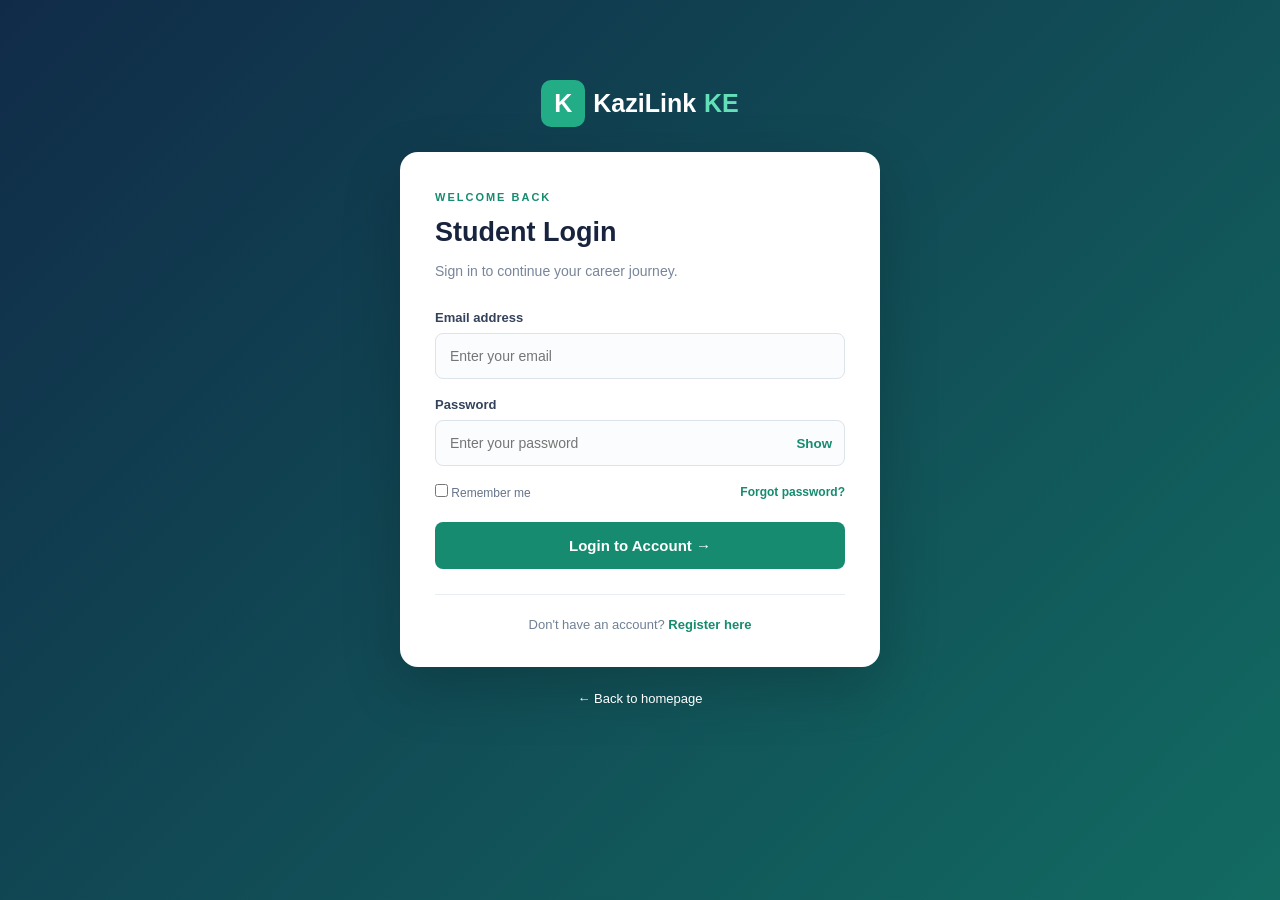
<file: login.html>
<!DOCTYPE html>
<html lang="en">
<head>
    <meta charset="UTF-8">
    <meta name="viewport" content="width=device-width, initial-scale=1.0">
    <title>Student Login | KaziLink KE</title>
    <link rel="stylesheet" href="auth.css">
</head>
<body>

<div class="auth-container login-container">
    <a href="index.html" class="brand">
        <span class="brand-icon">K</span>
        KaziLink <span>KE</span>
    </a>

    <div class="auth-card login-card">
        <div class="heading">
            <span class="eyebrow">WELCOME BACK</span>
            <h1>Student Login</h1>
            <p>Sign in to continue your career journey.</p>
        </div>

        <form id="loginForm">
            <div class="field">
                <label for="loginEmail">Email address</label>
                <input type="email" id="loginEmail" name="email"
                       placeholder="Enter your email" required>
            </div>

            <div class="field">
                <label for="loginPassword">Password</label>
                <div class="password-box">
                    <input type="password" id="loginPassword" name="password"
                           placeholder="Enter your password" required>
                    <button type="button" class="toggle-password"
                            data-target="loginPassword">Show</button>
                </div>
            </div>

            <div class="login-options">
                <label><input type="checkbox" id="remember"> Remember me</label>
                <a href="reset.html">Forgot password?</a>
            </div>

            <button type="submit" class="submit-btn">Login to Account →</button>
            <p id="loginMessage" class="message" aria-live="polite"></p>
        </form>

        <div class="auth-bottom">
            Don't have an account?
            <a href="register.html">Register here</a>
        </div>
    </div>

    <p class="back-home"><a href="index.html">← Back to homepage</a></p>
</div>

<script src="auth.js"></script>
</body>
</html>
</file>
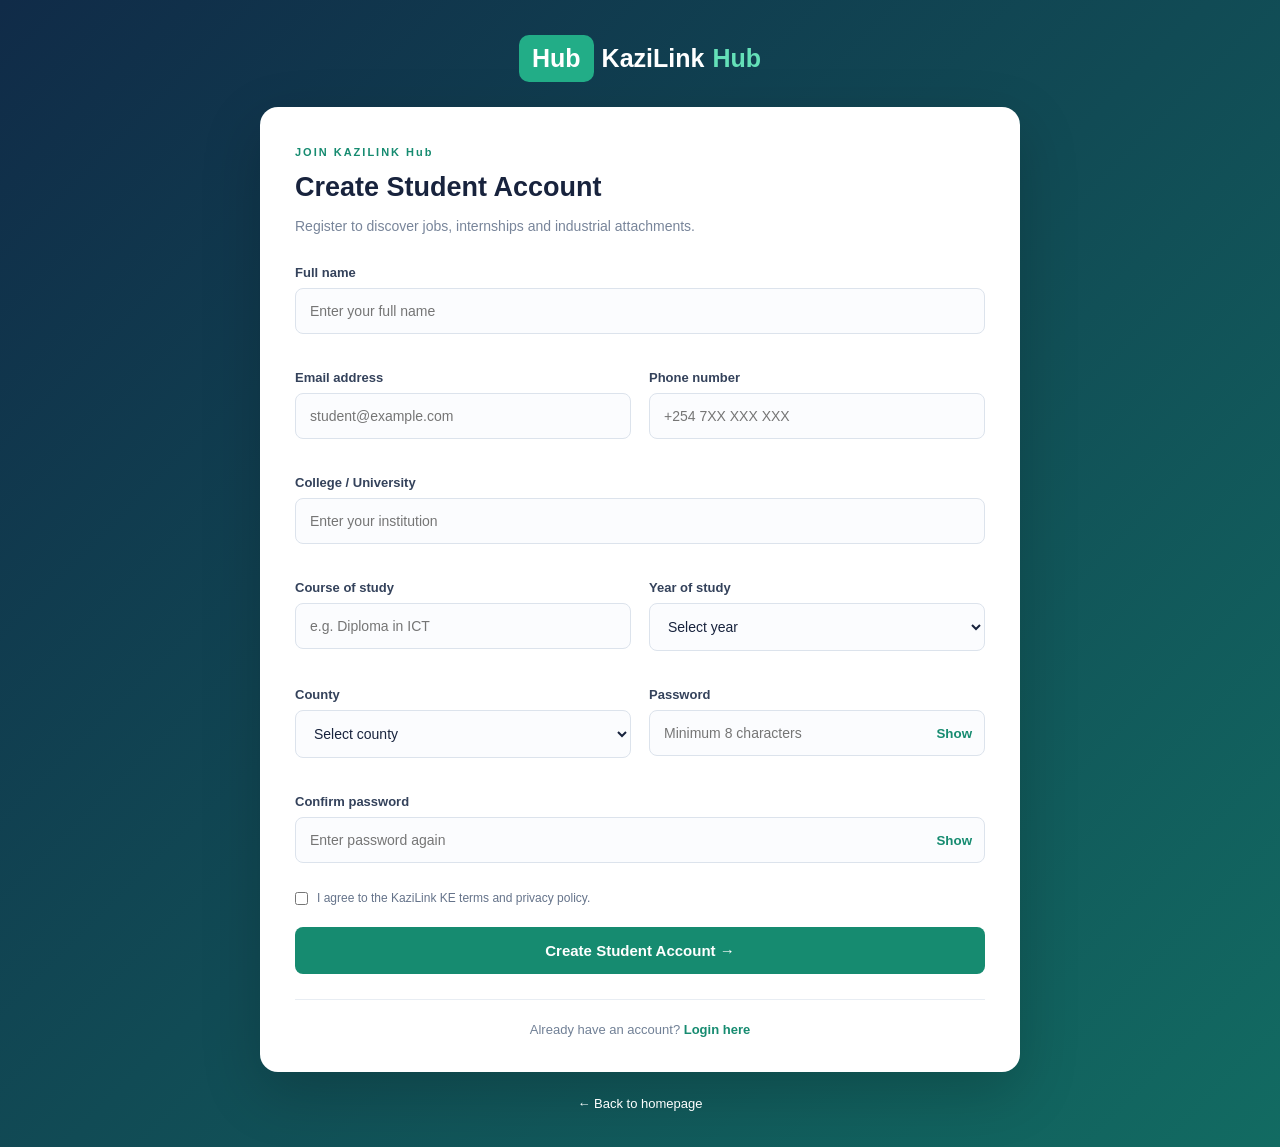
<file: register.html>
<!DOCTYPE html>
<html lang="en">
<head>
    <meta charset="UTF-8">
    <meta name="viewport" content="width=device-width, initial-scale=1.0">
    <title>Student Registration</title>
    <link rel="stylesheet" href="auth.css">
</head>
<body>

<div class="auth-container">
    <a href="index.html" class="brand">
        <span class="brand-icon">Hub</span>
        KaziLink <span>Hub</span>
    </a>

    <div class="auth-card">
        <div class="heading">
            <span class="eyebrow">JOIN KAZILINK Hub</span>
            <h1>Create Student Account</h1>
            <p>Register to discover jobs, internships and industrial attachments.</p>
        </div>

        <form id="registerForm">
            <div class="form-grid">
                <div class="field full">
                    <label for="fullName">Full name</label>
                    <input type="text" id="fullName" name="full_name"
                           placeholder="Enter your full name" required>
                </div>

                <div class="field">
                    <label for="email">Email address</label>
                    <input type="email" id="email" name="email"
                           placeholder="student@example.com" required>
                </div>

                <div class="field">
                    <label for="phone">Phone number</label>
                    <input type="tel" id="phone" name="phone"
                           placeholder="+254 7XX XXX XXX"
                           pattern="(\+254|0)[17][0-9]{8}" required>
                </div>

                <div class="field full">
                    <label for="institution">College / University</label>
                    <input type="text" id="institution" name="institution"
                           placeholder="Enter your institution" required>
                </div>

                <div class="field">
                    <label for="course">Course of study</label>
                    <input type="text" id="course" name="course"
                           placeholder="e.g. Diploma in ICT" required>
                </div>

                <div class="field">
                    <label for="year">Year of study</label>
                    <select id="year" name="year_of_study" required>
                        <option value="">Select year</option>
                        <option value="Year 1">Year 1</option>
                        <option value="Year 2">Year 2</option>
                        <option value="Year 3">Year 3</option>
                        <option value="Year 4">Year 4</option>
                        <option value="Year 5">Year 5</option>
                        <option value="Graduate">Graduate</option>
                    </select>
                </div>

                <div class="field">
                    <label for="county">County</label>
                    <select id="county" name="county" required>
                        <option value="">Select county</option>
                        <option>Kakamega</option>
                          <option>Masaai</option>
                          <option>Busia</option>
                          <option>Nandi</option>
                          <option>Kisii</option>
                        <option>Nairobi</option>
                        <option>Kisumu</option>
                        <option>Nakuru</option>
                        <option>Siaya</option>
                        <option>Bungoma</option>
                        <option>Uasin Gishu</option>
                        <option>Mombasa</option>
                        <option>Other</option>
                    </select>
                </div>

                <div class="field">
                    <label for="password">Password</label>
                    <div class="password-box">
                        <input type="password" id="password" name="password"
                               placeholder="Minimum 8 characters" minlength="8" required>
                        <button type="button" class="toggle-password"
                                data-target="password">Show</button>
                    </div>
                </div>

                <div class="field full">
                    <label for="confirmPassword">Confirm password</label>
                    <div class="password-box">
                        <input type="password" id="confirmPassword"
                               placeholder="Enter password again" required>
                        <button type="button" class="toggle-password"
                                data-target="confirmPassword">Show</button>
                    </div>
                </div>
            </div>

            <label class="terms">
                <input type="checkbox" id="agree" required>
                <span>I agree to the KaziLink KE terms and privacy policy.</span>
            </label>

            <button type="submit" class="submit-btn">Create Student Account →</button>
            <p id="registerMessage" class="message" aria-live="polite"></p>
        </form>

        <div class="auth-bottom">
            Already have an account?
            <a href="login.html">Login here</a>
        </div>
    </div>

    <p class="back-home"><a href="index.html">← Back to homepage</a></p>
</div>

<script src="auth.js"></script>
</body>
</html>
</file>
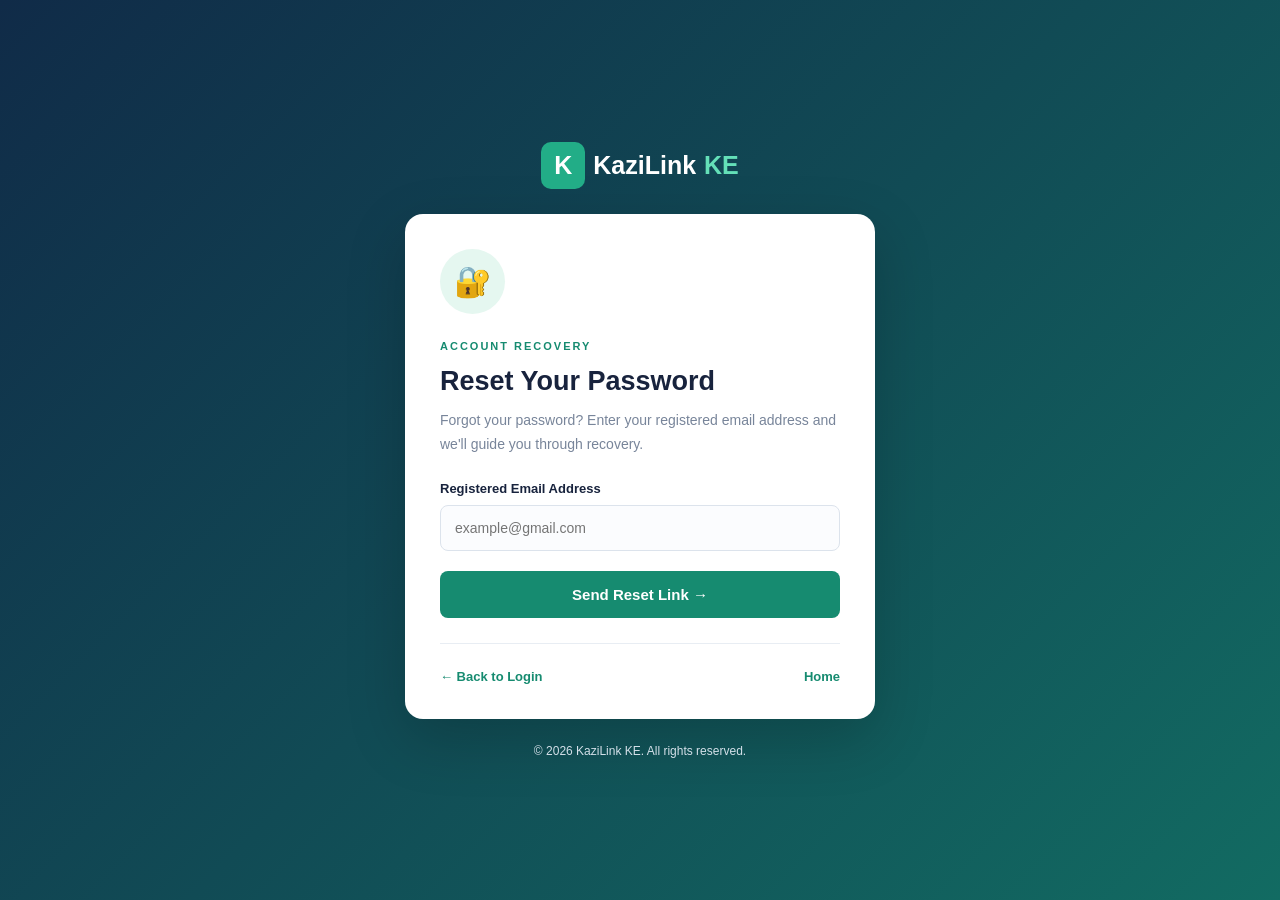
<file: reset.html>
<!DOCTYPE html>
<html lang="en">
<head>
    <meta charset="UTF-8">
    <meta name="viewport" content="width=device-width, initial-scale=1.0">
    <title>Reset Password | KaziLink KE</title>
    <link rel="stylesheet" href="reset.css">
</head>
<body>

<div class="container">

    <a href="index.html" class="brand">
        <span class="brand-icon">K</span>
        KaziLink <span>KE</span>
    </a>

    <div class="reset-card">

        <div class="lock-icon">🔐</div>

        <div class="heading">
            <span class="eyebrow">ACCOUNT RECOVERY</span>
            <h1>Reset Your Password</h1>
            <p>
                Forgot your password? Enter your registered email
                address and we'll guide you through recovery.
            </p>
        </div>

        <!-- STEP 1: REQUEST RESET -->
        <form id="requestForm">

            <div class="field">
                <label for="email">Registered Email Address</label>
                <input
                    type="email"
                    id="email"
                    name="email"
                    placeholder="example@gmail.com"
                    autocomplete="email"
                    required>
            </div>

            <button type="submit" class="submit-btn">
                Send Reset Link →
            </button>

            <p id="requestMessage" class="message" aria-live="polite"></p>
        </form>

        <!-- STEP 2: ENTER NEW PASSWORD -->
        <form id="newPasswordForm" hidden>

            <div class="field">
                <label for="newPassword">New Password</label>
                <div class="password-box">
                    <input
                        type="password"
                        id="newPassword"
                        minlength="8"
                        placeholder="Enter new password"
                        required>
                    <button type="button" class="toggle"
                            data-target="newPassword">Show</button>
                </div>
            </div>

            <div class="field">
                <label for="confirmPassword">Confirm New Password</label>
                <div class="password-box">
                    <input
                        type="password"
                        id="confirmPassword"
                        minlength="8"
                        placeholder="Confirm new password"
                        required>
                    <button type="button" class="toggle"
                            data-target="confirmPassword">Show</button>
                </div>
            </div>

            <button type="submit" class="submit-btn">
                Update Password →
            </button>

            <p id="updateMessage" class="message" aria-live="polite"></p>
        </form>

        <div class="divider"></div>

        <div class="bottom-links">
            <a href="login.html">← Back to Login</a>
            <a href="index.html">Home</a>
        </div>

    </div>

    <p class="footer-text">
        © 2026 KaziLink KE. All rights reserved.
    </p>

</div>

<script src="reset.js"></script>
</body>
</html>
</file>
<file: auth.css>
* {
    margin: 0;
    padding: 0;
    box-sizing: border-box;
}

body {
    font-family: Arial, sans-serif;
    min-height: 100vh;
    background: linear-gradient(135deg, #102b48, #126b62);
    padding: 35px 15px;
    color: #18233d;
}

.auth-container {
    max-width: 760px;
    margin: auto;
}

.login-container {
    max-width: 480px;
    padding-top: 45px;
}

.brand {
    display: flex;
    justify-content: center;
    align-items: center;
    gap: 8px;
    margin-bottom: 25px;
    color: white;
    font-size: 25px;
    font-weight: bold;
    text-decoration: none;
}

.brand > span:last-child {
    color: #64e0b8;
}

.brand-icon {
    background: #22ad87;
    color: white;
    padding: 9px 13px;
    border-radius: 10px;
}

.auth-card {
    background: white;
    padding: 35px;
    border-radius: 18px;
    box-shadow: 0 20px 60px #00000030;
    animation: appear 0.6s ease;
}

.heading {
    margin-bottom: 28px;
}

.eyebrow {
    font-size: 11px;
    letter-spacing: 2px;
    font-weight: bold;
    color: #168b70;
}

.heading h1 {
    font-size: 27px;
    margin: 12px 0;
}

.heading p {
    color: #78859a;
    line-height: 1.6;
    font-size: 14px;
}

.form-grid {
    display: grid;
    grid-template-columns: 1fr 1fr;
    gap: 18px;
}

.field {
    display: flex;
    flex-direction: column;
    gap: 8px;
    margin-bottom: 18px;
    min-width: 0;
}

.field.full {
    grid-column: 1 / -1;
}

.field label {
    font-size: 13px;
    font-weight: bold;
    color: #34425b;
}

.field input, .field select {
    width: 100%;
    min-width: 0;
    padding: 14px;
    border: 1px solid #dce3ec;
    border-radius: 8px;
    outline: none;
    background: #fbfcfe;
    color: #18233d;
    font-size: 14px;
}

.field input:focus, .field select:focus {
    border-color: #168b70;
    box-shadow: 0 0 0 3px #168b7018;
}

.password-box {
    display: flex;
    border: 1px solid #dce3ec;
    border-radius: 8px;
    overflow: hidden;
    background: #fbfcfe;
}

.password-box:focus-within {
    border-color: #168b70;
}

.password-box input {
    border: none;
    background: transparent;
    box-shadow: none !important;
}

.toggle-password {
    border: none;
    background: transparent;
    color: #168b70;
    font-weight: bold;
    padding: 0 12px;
    cursor: pointer;
}

.terms, .login-options {
    display: flex;
    align-items: center;
    gap: 9px;
    margin: 10px 0 22px;
    color: #65738a;
    font-size: 12px;
}

.terms input, .login-options input {
    accent-color: #168b70;
}

.submit-btn {
    width: 100%;
    padding: 15px;
    background: #168b70;
    border: none;
    border-radius: 8px;
    color: white;
    font-weight: bold;
    font-size: 15px;
    cursor: pointer;
    transition: 0.3s;
}

.submit-btn:hover {
    background: #106b56;
    transform: translateY(-2px);
}

.message {
    margin-top: 15px;
    font-size: 13px;
    line-height: 1.5;
}

.message.success {
    color: #168b70;
}

.message.error {
    color: #d83c4c;
}

.auth-bottom {
    text-align: center;
    border-top: 1px solid #e8edf3;
    margin-top: 25px;
    padding-top: 22px;
    font-size: 13px;
    color: #718096;
}

.auth-bottom a, .login-options a {
    color: #168b70;
    text-decoration: none;
    font-weight: bold;
}

.login-options {
    justify-content: space-between;
}

.back-home {
    text-align: center;
    margin-top: 22px;
}

.back-home a {
    color: white;
    font-size: 13px;
    text-decoration: none;
}

@keyframes appear {
    from { opacity: 0; transform: translateY(18px); }
    to { opacity: 1; transform: translateY(0); }
}

@media(max-width: 550px) {
    .auth-card {
        padding: 23px 18px;
    }

    .form-grid {
        grid-template-columns: 1fr;
        gap: 0;
    }

    .field.full {
        grid-column: auto;
    }

    .heading h1 {
        font-size: 23px;
    }
}
</file>
